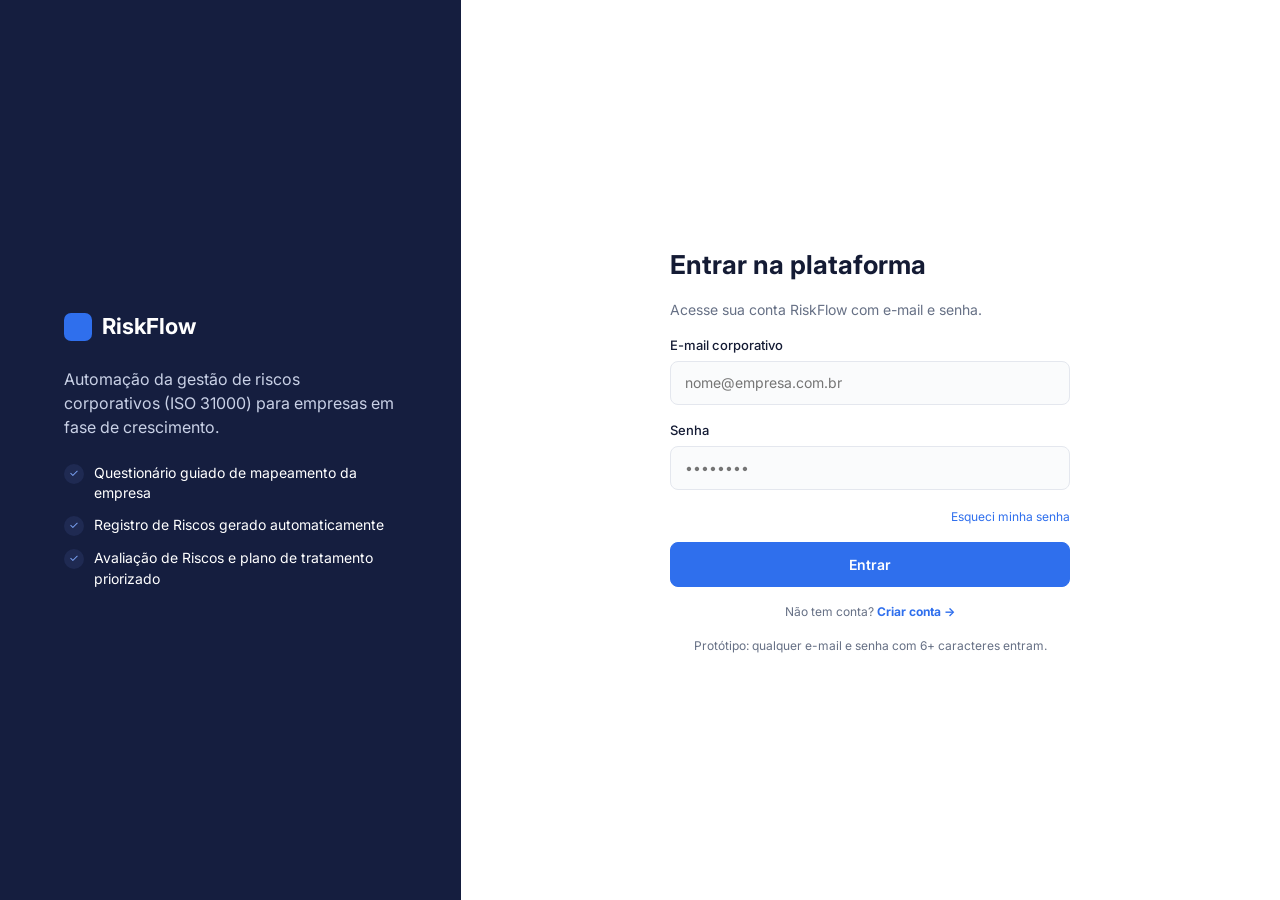
<file: index.html>
<!doctype html>
<html lang="pt-BR">
<head>
  <meta charset="utf-8">
  <meta name="viewport" content="width=device-width, initial-scale=1">
  <title>Entrar · RiskFlow</title>
  <link rel="stylesheet" href="assets/css/style.css">
</head>
<body data-page="auth">
  <div class="auth">
    <aside class="auth-side">
      <div class="brand"><span class="logo"></span>RiskFlow</div>
      <p>Automação da gestão de riscos corporativos (ISO 31000) para empresas em fase de crescimento.</p>
      <ul class="checks">
        <li>Questionário guiado de mapeamento da empresa</li>
        <li>Registro de Riscos gerado automaticamente</li>
        <li>Avaliação de Riscos e plano de tratamento priorizado</li>
      </ul>
    </aside>

    <main class="auth-main">
      <form class="auth-form" id="loginForm">
        <h1>Entrar na plataforma</h1>
        <p class="muted" style="margin:0">Acesse sua conta RiskFlow com e-mail e senha.</p>
        <div class="field">
          <label for="email">E-mail corporativo</label>
          <input class="input" id="email" type="email" placeholder="nome@empresa.com.br" required>
        </div>
        <div class="field">
          <label for="senha">Senha</label>
          <input class="input" id="senha" type="password" placeholder="••••••••" required minlength="6">
        </div>
        <div style="text-align:right"><a href="#" id="forgot" class="small">Esqueci minha senha</a></div>
        <button class="btn primary" type="submit">Entrar</button>
        <p class="muted small" style="text-align:center;margin:0">Não tem conta? <a href="cadastro.html"><strong>Criar conta →</strong></a></p>
        <p class="muted small" style="text-align:center;margin:0">Protótipo: qualquer e-mail e senha com 6+ caracteres entram.</p>
      </form>
    </main>
  </div>

  <script src="assets/js/data.js"></script>
  <script src="assets/js/app.js"></script>
  <script>
    function initPage() {
      $('#loginForm').addEventListener('submit', e => {
        e.preventDefault();
        Store.set('session', { email: $('#email').value, at: Date.now() });
        location.href = 'dashboard.html';
      });
      $('#forgot').addEventListener('click', e => { e.preventDefault(); toast('Enviamos um link de redefinição para o seu e-mail (simulação).'); });
    }
  </script>
</body>
</html>
</file>
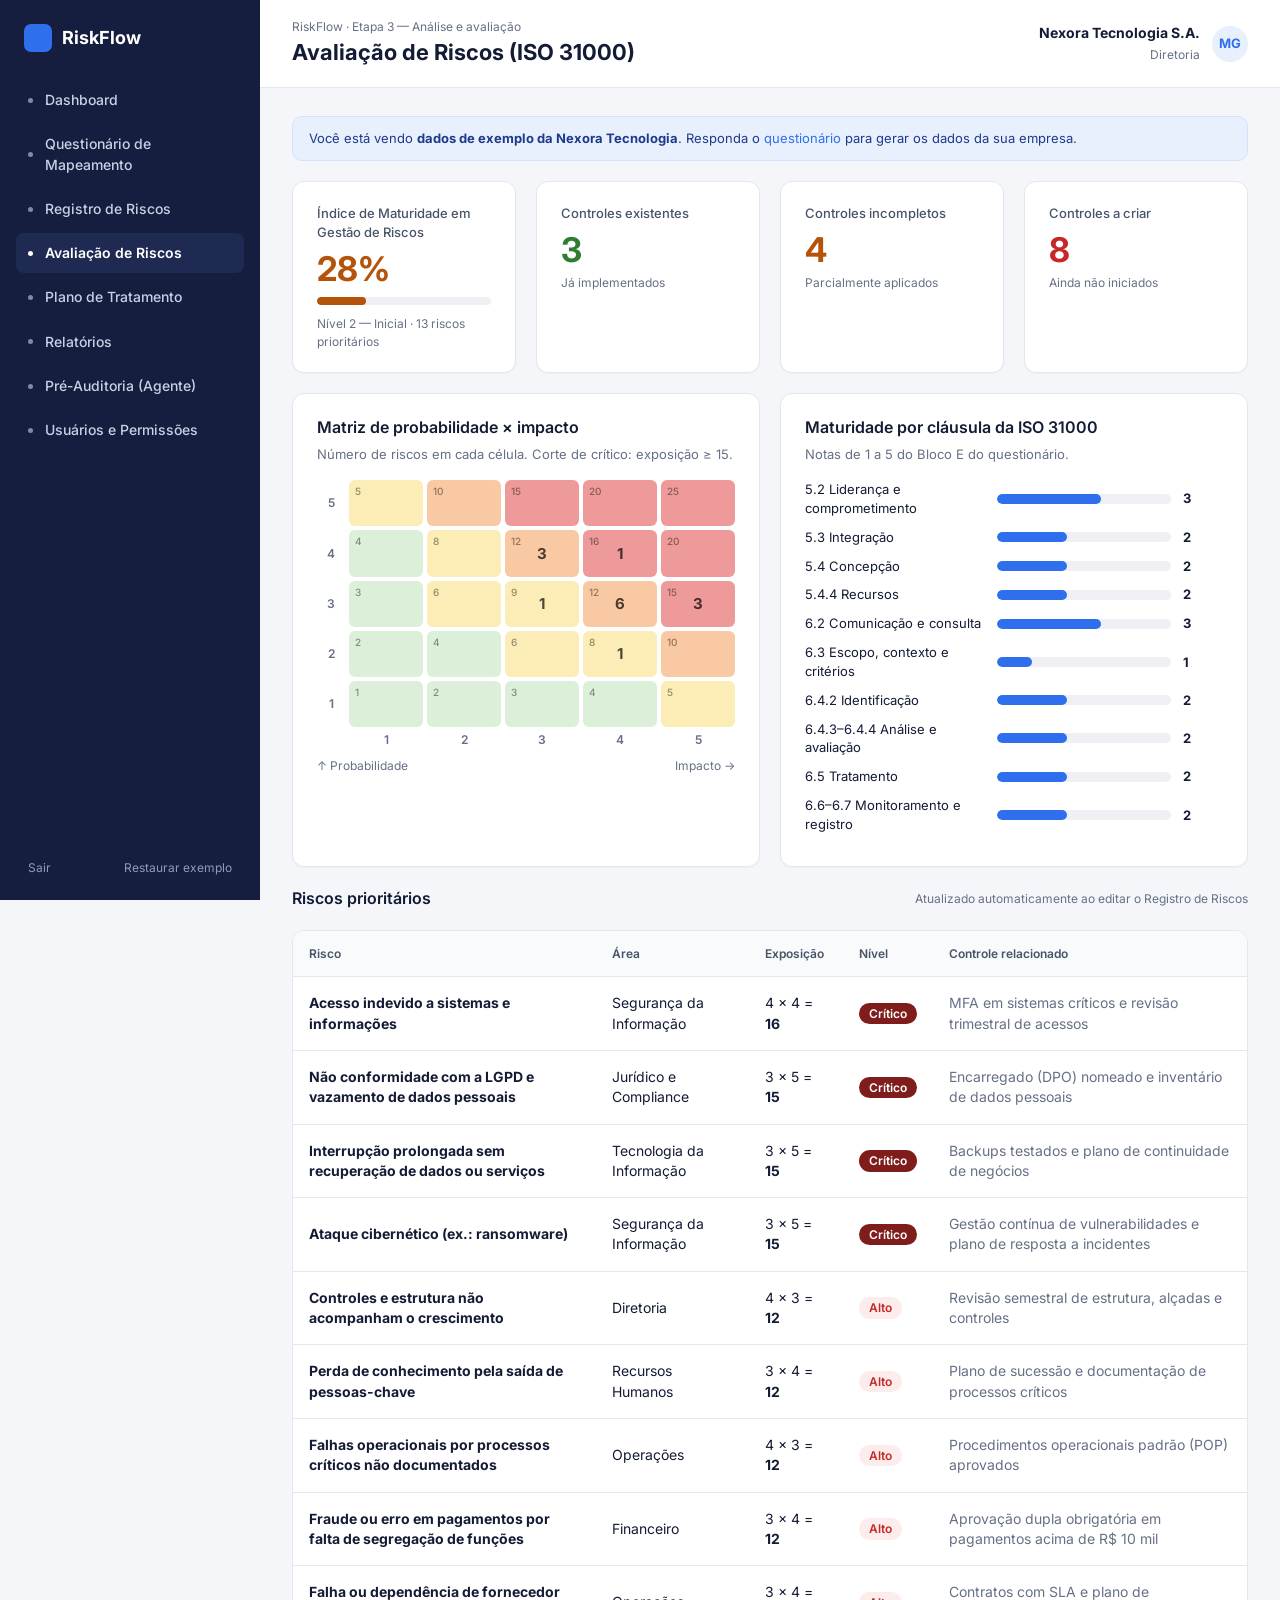
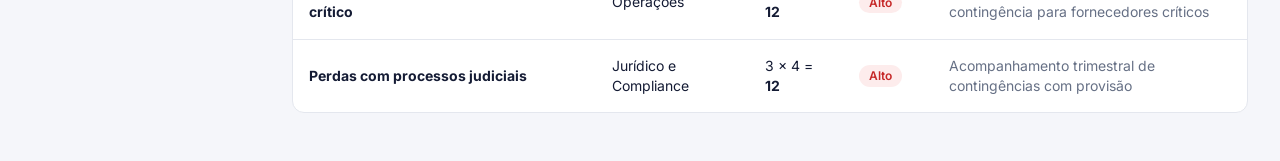
<file: avaliacao.html>
<!doctype html>
<html lang="pt-BR">
<head>
  <meta charset="utf-8">
  <meta name="viewport" content="width=device-width, initial-scale=1">
  <title>Avaliação de Riscos · RiskFlow</title>
  <link rel="stylesheet" href="assets/css/style.css">
</head>
<body data-page="avaliacao" data-title="Avaliação de Riscos (ISO 31000)" data-crumb="RiskFlow · Etapa 3 — Análise e avaliação">
  <div class="app">
    <aside id="sidebar"></aside>
    <div class="main">
      <header id="topbar"></header>
      <main class="content" id="page">

        <!-- Indicadores -->
        <div class="grid g4">
          <div class="card kpi">
            <div class="label">Índice de Maturidade em Gestão de Riscos</div>
            <div class="value c-amber" id="kMat">0%</div>
            <div class="progress"><span id="kMatBar" style="width:0%"></span></div>
            <div class="hint" id="kMatLvl"></div>
          </div>
          <div class="card kpi"><div class="label">Controles existentes</div><div class="value c-green" id="kImp">0</div><div class="hint">Já implementados</div></div>
          <div class="card kpi"><div class="label">Controles incompletos</div><div class="value c-amber" id="kPar">0</div><div class="hint">Parcialmente aplicados</div></div>
          <div class="card kpi"><div class="label">Controles a criar</div><div class="value c-red" id="kPen">0</div><div class="hint">Ainda não iniciados</div></div>
        </div>

        <div class="grid g2">
          <!-- Matriz de calor -->
          <div class="card">
            <h2>Matriz de probabilidade × impacto</h2>
            <p class="sub">Número de riscos em cada célula. Corte de crítico: exposição ≥ <span id="cut">15</span>.</p>
            <div class="heat" id="heat"></div>
            <div class="heat-cap"><span>↑ Probabilidade</span><span>Impacto →</span></div>
          </div>
          <!-- Maturidade por cláusula -->
          <div class="card">
            <h2>Maturidade por cláusula da ISO 31000</h2>
            <p class="sub">Notas de 1 a 5 do Bloco E do questionário.</p>
            <div id="clauses"></div>
          </div>
        </div>

        <div class="row between">
          <div class="section-title">Riscos prioritários</div>
          <span class="small muted">Atualizado automaticamente ao editar o Registro de Riscos</span>
        </div>
        <div class="table-wrap">
          <table>
            <thead><tr><th>Risco</th><th>Área</th><th>Exposição</th><th>Nível</th><th>Controle relacionado</th></tr></thead>
            <tbody id="rows"></tbody>
          </table>
        </div>

      </main>
    </div>
  </div>

  <script src="assets/js/data.js"></script>
  <script src="assets/js/app.js"></script>
  <script src="assets/js/pages/avaliacao.js"></script>
</body>
</html>
</file>
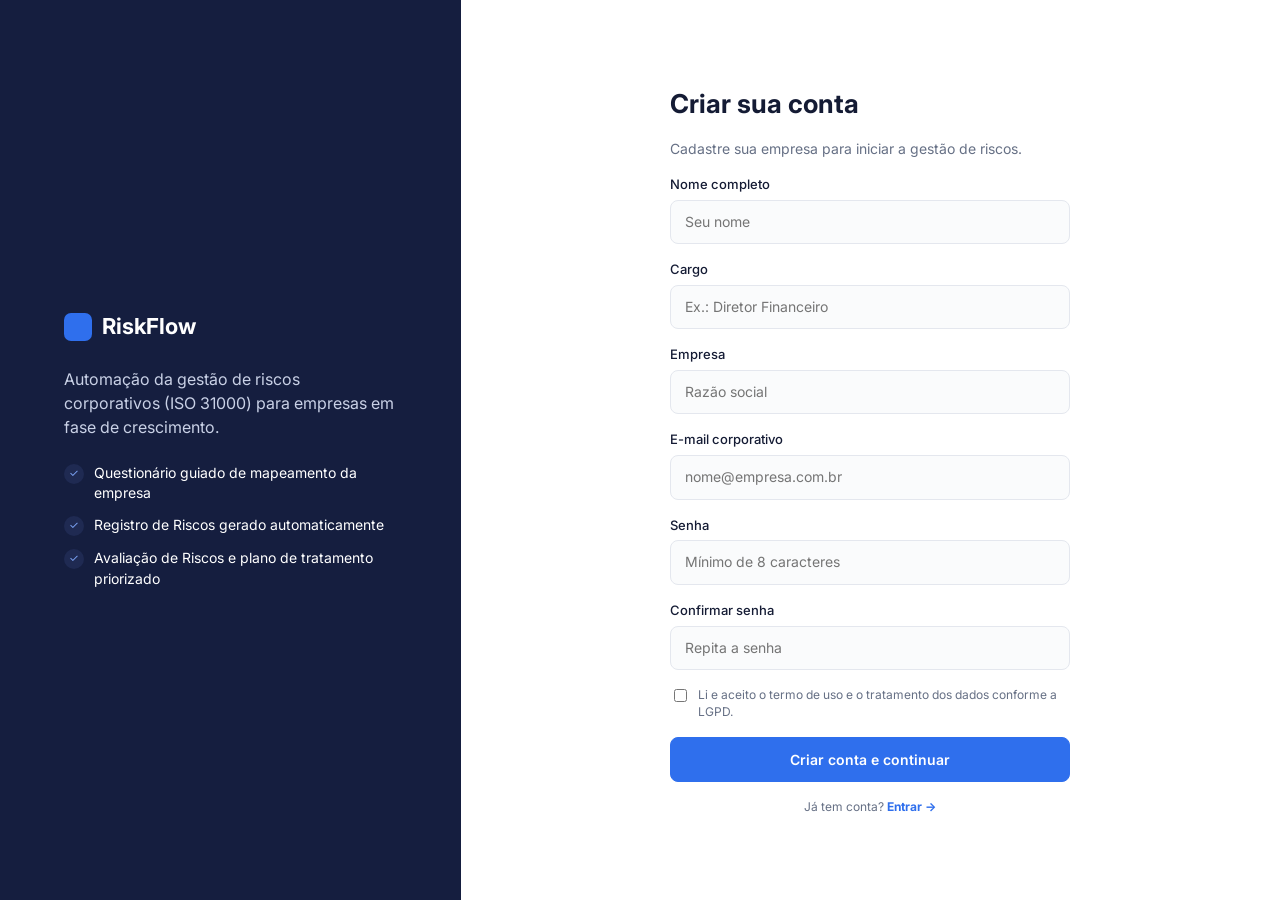
<file: cadastro.html>
<!doctype html>
<html lang="pt-BR">
<head>
  <meta charset="utf-8">
  <meta name="viewport" content="width=device-width, initial-scale=1">
  <title>Criar conta · RiskFlow</title>
  <link rel="stylesheet" href="assets/css/style.css">
</head>
<body data-page="auth">
  <div class="auth">
    <aside class="auth-side">
      <div class="brand"><span class="logo"></span>RiskFlow</div>
      <p>Automação da gestão de riscos corporativos (ISO 31000) para empresas em fase de crescimento.</p>
      <ul class="checks">
        <li>Questionário guiado de mapeamento da empresa</li>
        <li>Registro de Riscos gerado automaticamente</li>
        <li>Avaliação de Riscos e plano de tratamento priorizado</li>
      </ul>
    </aside>

    <main class="auth-main">
      <form class="auth-form" id="signupForm">
        <h1>Criar sua conta</h1>
        <p class="muted" style="margin:0">Cadastre sua empresa para iniciar a gestão de riscos.</p>
        <div class="field">
          <label for="nome">Nome completo</label>
          <input class="input" id="nome" placeholder="Seu nome" required>
        </div>
        <div class="field">
          <label for="cargo">Cargo</label>
          <input class="input" id="cargo" placeholder="Ex.: Diretor Financeiro" required>
        </div>
        <div class="field">
          <label for="empresa">Empresa</label>
          <input class="input" id="empresa" placeholder="Razão social" required>
        </div>
        <div class="field">
          <label for="email">E-mail corporativo</label>
          <input class="input" id="email" type="email" placeholder="nome@empresa.com.br" required>
        </div>
        <div class="field">
          <label for="senha">Senha</label>
          <input class="input" id="senha" type="password" placeholder="Mínimo de 8 caracteres" required minlength="8">
        </div>
        <div class="field">
          <label for="senha2">Confirmar senha</label>
          <input class="input" id="senha2" type="password" placeholder="Repita a senha" required minlength="8">
        </div>
        <label class="small muted" style="display:flex;gap:8px;align-items:flex-start">
          <input type="checkbox" id="lgpd" required> Li e aceito o termo de uso e o tratamento dos dados conforme a LGPD.
        </label>
        <button class="btn primary" type="submit">Criar conta e continuar</button>
        <p class="muted small" style="text-align:center;margin:0">Já tem conta? <a href="index.html"><strong>Entrar →</strong></a></p>
      </form>
    </main>
  </div>

  <script src="assets/js/data.js"></script>
  <script src="assets/js/app.js"></script>
  <script>
    function initPage() {
      $('#signupForm').addEventListener('submit', e => {
        e.preventDefault();
        if ($('#senha').value !== $('#senha2').value) { toast('As senhas não conferem.'); return; }
        // Nova conta: começa com questionário em branco
        ['risks', 'history', 'sample', 'audit', 'draftStep'].forEach(k => Store.remove(k));
        Store.set('answers', { A1: $('#empresa').value, _respondent: { nome: $('#nome').value, cargo: $('#cargo').value } });
        Store.set('session', { email: $('#email').value, at: Date.now() });
        location.href = 'questionario.html';
      });
    }
  </script>
</body>
</html>
</file>
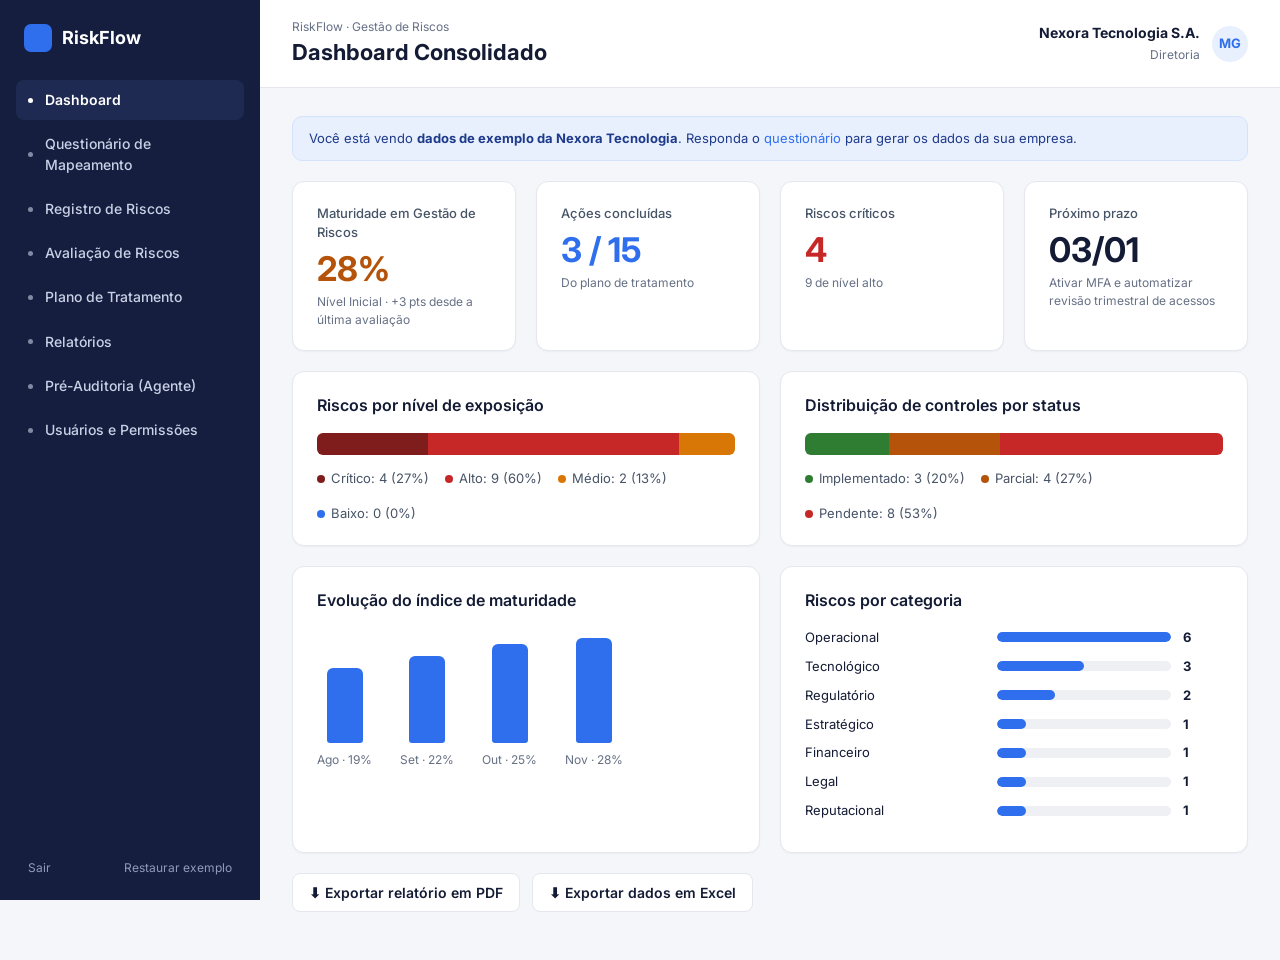
<file: dashboard.html>
<!doctype html>
<html lang="pt-BR">
<head>
  <meta charset="utf-8">
  <meta name="viewport" content="width=device-width, initial-scale=1">
  <title>Dashboard · RiskFlow</title>
  <link rel="stylesheet" href="assets/css/style.css">
</head>
<body data-page="dashboard" data-title="Dashboard Consolidado">
  <div class="app">
    <aside id="sidebar"></aside>
    <div class="main">
      <header id="topbar"></header>
      <main class="content" id="page">

        <div class="grid g4">
          <div class="card kpi"><div class="label">Maturidade em Gestão de Riscos</div><div class="value c-amber" id="kMat">0%</div><div class="hint" id="kMatHint"></div></div>
          <div class="card kpi"><div class="label">Ações concluídas</div><div class="value c-blue" id="kActions">0 / 0</div><div class="hint">Do plano de tratamento</div></div>
          <div class="card kpi"><div class="label">Riscos críticos</div><div class="value c-red" id="kCrit">0</div><div class="hint" id="kCritHint"></div></div>
          <div class="card kpi"><div class="label">Próximo prazo</div><div class="value" id="kDue">—</div><div class="hint" id="kDueHint"></div></div>
        </div>

        <div class="grid g2">
          <div class="card">
            <h2>Riscos por nível de exposição</h2>
            <div class="stack" id="levelStack"></div>
            <div class="legend" id="levelLegend"></div>
          </div>
          <div class="card">
            <h2>Distribuição de controles por status</h2>
            <div class="stack" id="ctrlStack"></div>
            <div class="legend" id="ctrlLegend"></div>
          </div>
        </div>

        <div class="grid g2">
          <div class="card">
            <h2>Evolução do índice de maturidade</h2>
            <div class="vbars" id="history"></div>
          </div>
          <div class="card">
            <h2>Riscos por categoria</h2>
            <div id="cats"></div>
          </div>
        </div>

        <div class="row no-print">
          <button class="btn" type="button" onclick="location.href='relatorios.html?print=1'">⬇ Exportar relatório em PDF</button>
          <button class="btn" type="button" onclick="exportRisksCSV()">⬇ Exportar dados em Excel</button>
        </div>

      </main>
    </div>
  </div>

  <script src="assets/js/data.js"></script>
  <script src="assets/js/app.js"></script>
  <script src="assets/js/pages/dashboard.js"></script>
</body>
</html>
</file>
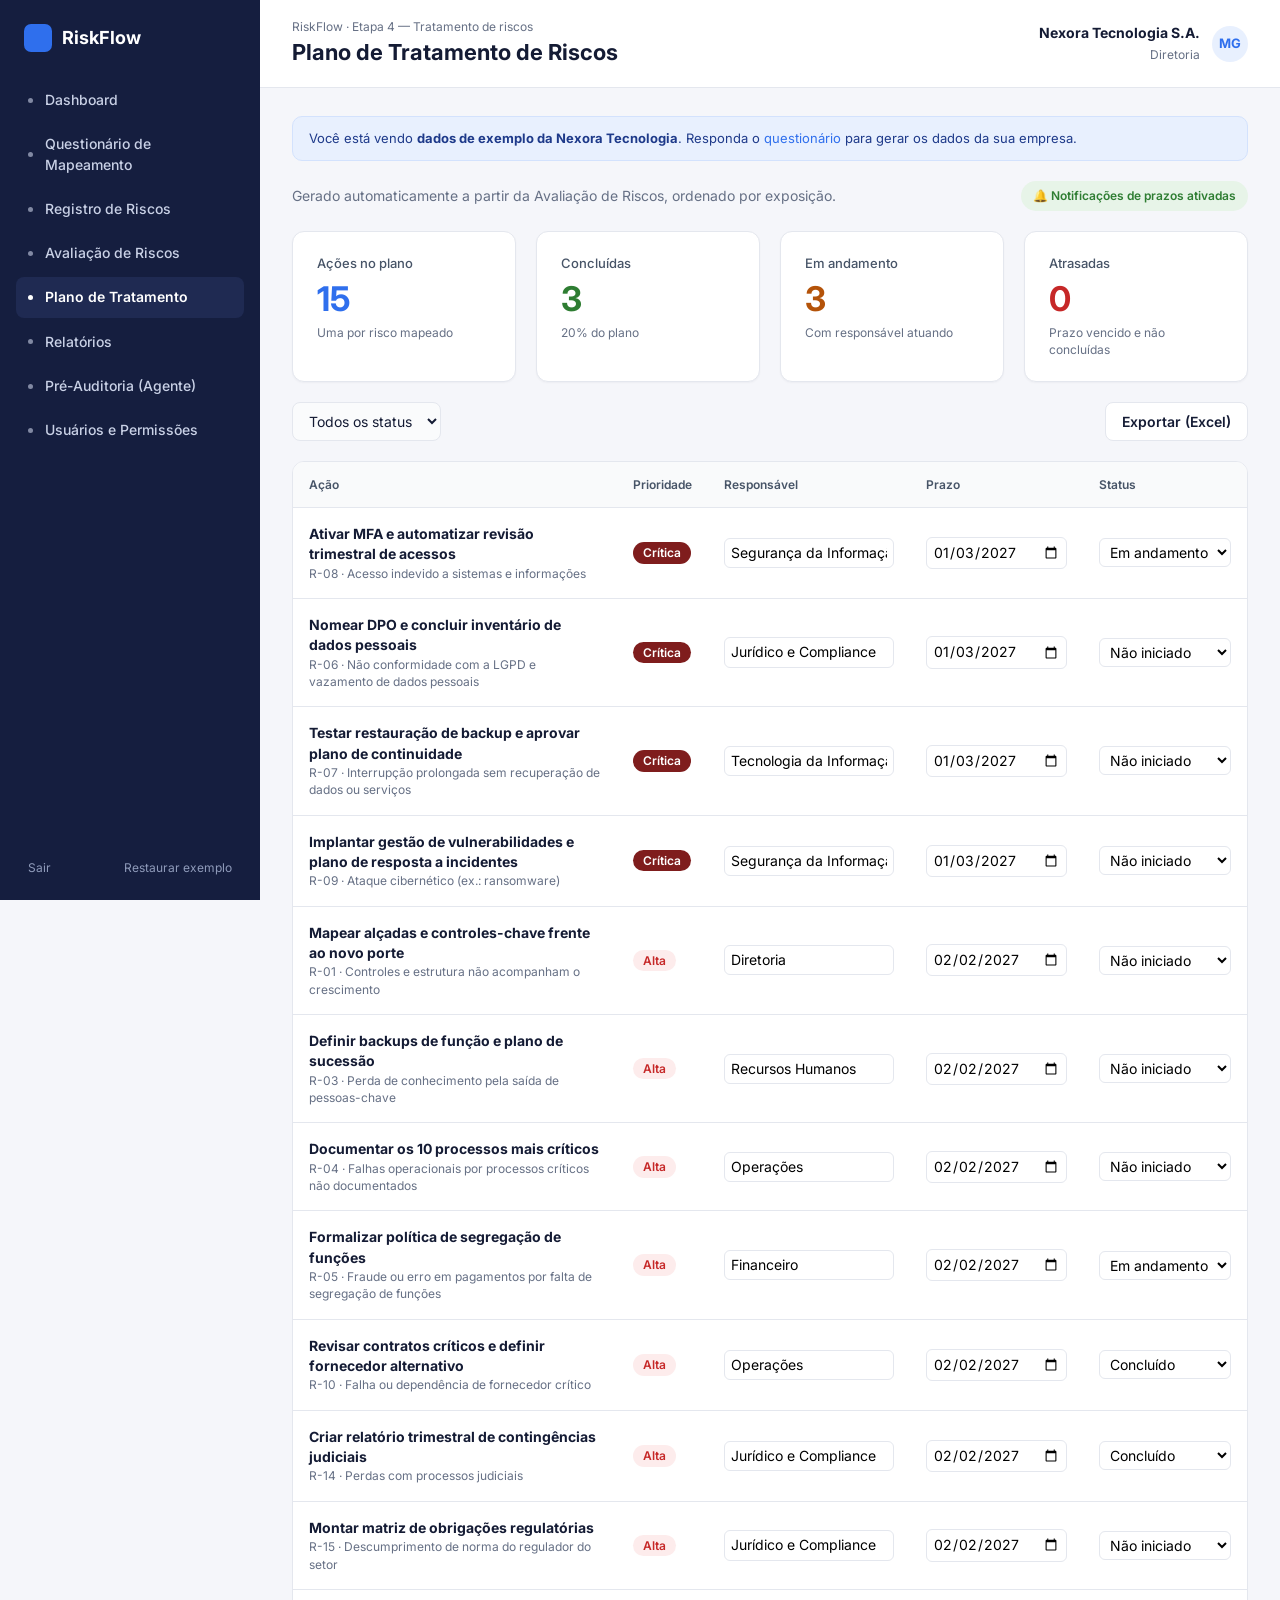
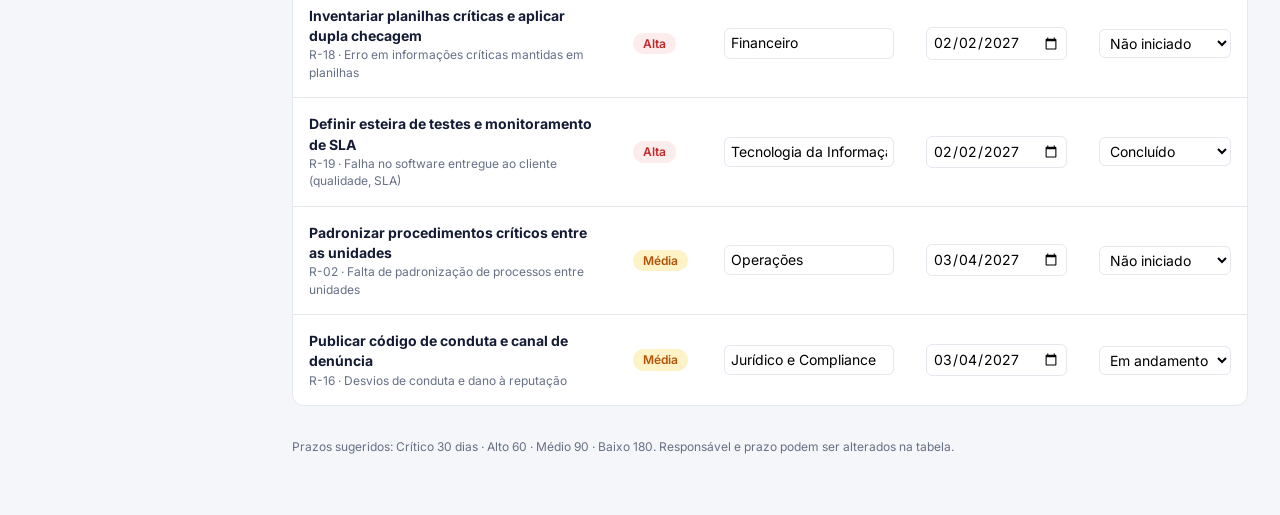
<file: plano.html>
<!doctype html>
<html lang="pt-BR">
<head>
  <meta charset="utf-8">
  <meta name="viewport" content="width=device-width, initial-scale=1">
  <title>Plano de Tratamento · RiskFlow</title>
  <link rel="stylesheet" href="assets/css/style.css">
</head>
<body data-page="plano" data-title="Plano de Tratamento de Riscos" data-crumb="RiskFlow · Etapa 4 — Tratamento de riscos">
  <div class="app">
    <aside id="sidebar"></aside>
    <div class="main">
      <header id="topbar"></header>
      <main class="content" id="page">

        <div class="row between">
          <span class="muted">Gerado automaticamente a partir da Avaliação de Riscos, ordenado por exposição.</span>
          <span class="badge b-green" style="padding:6px 12px">🔔 Notificações de prazos ativadas</span>
        </div>

        <div class="grid g4">
          <div class="card kpi"><div class="label">Ações no plano</div><div class="value c-blue" id="kTotal">0</div><div class="hint">Uma por risco mapeado</div></div>
          <div class="card kpi"><div class="label">Concluídas</div><div class="value c-green" id="kDone">0</div><div class="hint" id="kDonePct"></div></div>
          <div class="card kpi"><div class="label">Em andamento</div><div class="value c-amber" id="kDoing">0</div><div class="hint">Com responsável atuando</div></div>
          <div class="card kpi"><div class="label">Atrasadas</div><div class="value c-red" id="kLate">0</div><div class="hint">Prazo vencido e não concluídas</div></div>
        </div>

        <div class="row between no-print">
          <select class="input" id="filterStatus" style="width:auto;padding:9px 12px">
            <option value="">Todos os status</option><option>Não iniciado</option><option>Em andamento</option><option>Concluído</option>
          </select>
          <button class="btn" type="button" id="btnExport">Exportar (Excel)</button>
        </div>

        <div class="table-wrap">
          <table>
            <thead><tr><th>Ação</th><th>Prioridade</th><th>Responsável</th><th>Prazo</th><th>Status</th></tr></thead>
            <tbody id="rows"></tbody>
          </table>
        </div>
        <p class="small muted">Prazos sugeridos: Crítico 30 dias · Alto 60 · Médio 90 · Baixo 180. Responsável e prazo podem ser alterados na tabela.</p>

      </main>
    </div>
  </div>

  <script src="assets/js/data.js"></script>
  <script src="assets/js/app.js"></script>
  <script src="assets/js/pages/plano.js"></script>
</body>
</html>
</file>
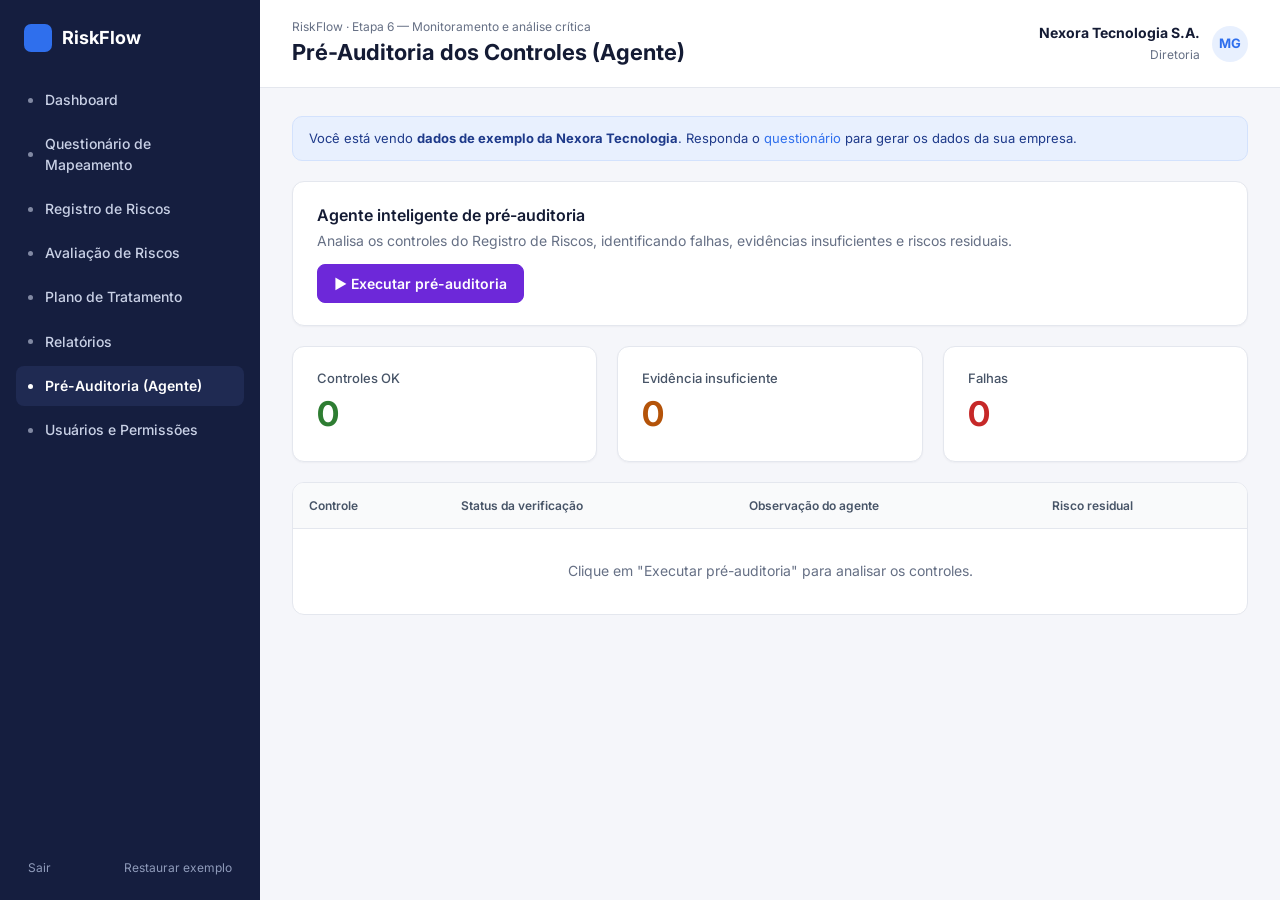
<file: pre-auditoria.html>
<!doctype html>
<html lang="pt-BR">
<head>
  <meta charset="utf-8">
  <meta name="viewport" content="width=device-width, initial-scale=1">
  <title>Pré-Auditoria · RiskFlow</title>
  <link rel="stylesheet" href="assets/css/style.css">
</head>
<body data-page="pre-auditoria" data-title="Pré-Auditoria dos Controles (Agente)" data-crumb="RiskFlow · Etapa 6 — Monitoramento e análise crítica">
  <div class="app">
    <aside id="sidebar"></aside>
    <div class="main">
      <header id="topbar"></header>
      <main class="content" id="page">

        <div class="card row between">
          <div>
            <h2 style="margin-bottom:4px">Agente inteligente de pré-auditoria</h2>
            <div class="muted">Analisa os controles do Registro de Riscos, identificando falhas, evidências insuficientes e riscos residuais.</div>
          </div>
          <button class="btn purple" type="button" id="btnRun">▶ Executar pré-auditoria</button>
        </div>

        <div class="grid g3" id="summary" hidden>
          <div class="card kpi"><div class="label">Controles OK</div><div class="value c-green" id="sOk">0</div></div>
          <div class="card kpi"><div class="label">Evidência insuficiente</div><div class="value c-amber" id="sIns">0</div></div>
          <div class="card kpi"><div class="label">Falhas</div><div class="value c-red" id="sFail">0</div></div>
        </div>

        <div class="table-wrap">
          <table>
            <thead><tr><th>Controle</th><th>Status da verificação</th><th>Observação do agente</th><th>Risco residual</th></tr></thead>
            <tbody id="rows"><tr><td colspan="4" class="muted" style="text-align:center;padding:32px">Clique em "Executar pré-auditoria" para analisar os controles.</td></tr></tbody>
          </table>
        </div>
        <p class="small muted" id="lastRun"></p>

      </main>
    </div>
  </div>

  <script src="assets/js/data.js"></script>
  <script src="assets/js/app.js"></script>
  <script src="assets/js/pages/pre-auditoria.js"></script>
</body>
</html>
</file>
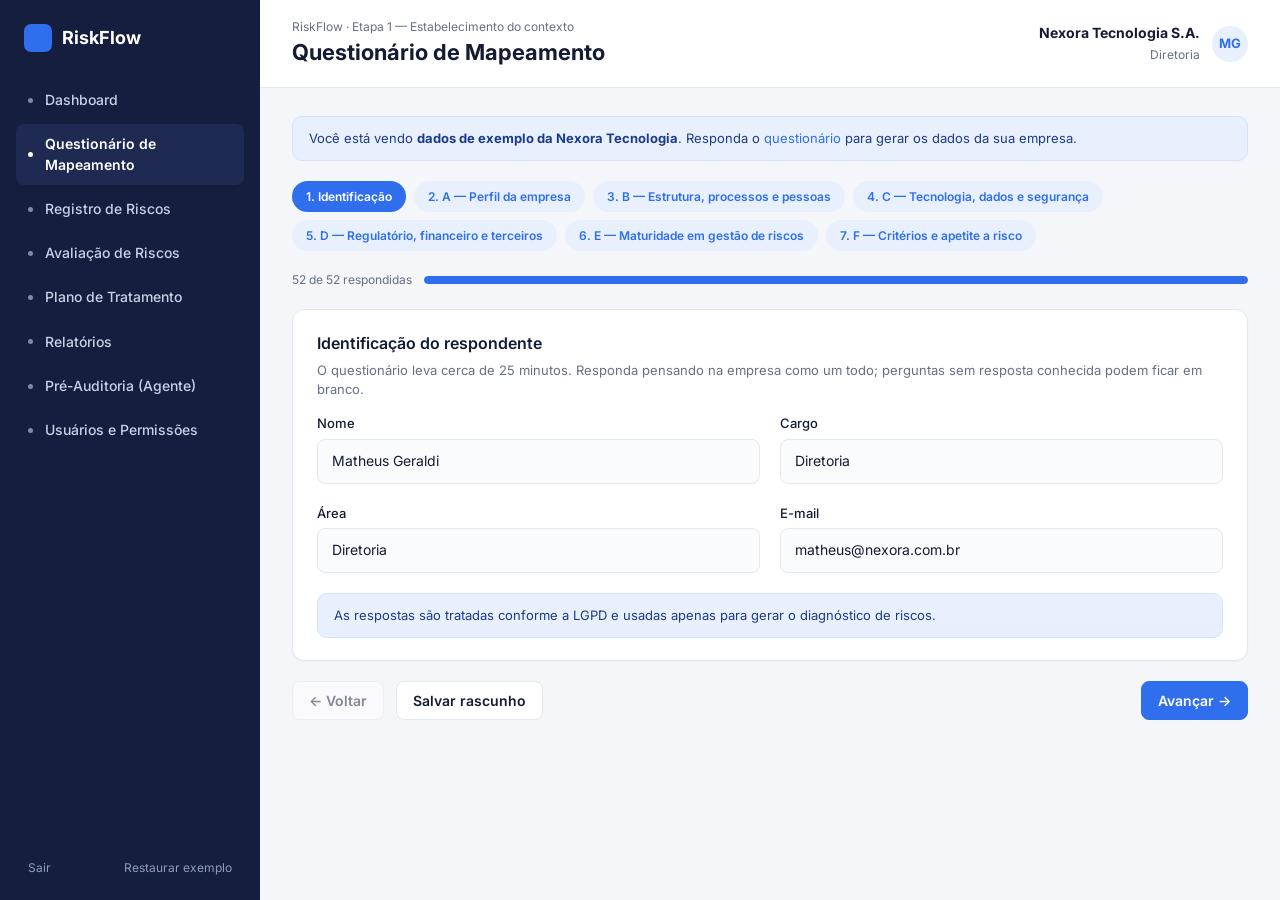
<file: questionario.html>
<!doctype html>
<html lang="pt-BR">
<head>
  <meta charset="utf-8">
  <meta name="viewport" content="width=device-width, initial-scale=1">
  <title>Questionário de Mapeamento · RiskFlow</title>
  <link rel="stylesheet" href="assets/css/style.css">
</head>
<body data-page="questionario" data-title="Questionário de Mapeamento" data-crumb="RiskFlow · Etapa 1 — Estabelecimento do contexto">
  <div class="app">
    <aside id="sidebar"></aside>
    <div class="main">
      <header id="topbar"></header>
      <main class="content">

        <!-- Etapas: Identificação + Blocos A a F (gerados por questionario.js) -->
        <div class="steps" id="steps"></div>

        <div class="qprogress">
          <span id="progressText">0 de 52 respondidas</span>
          <div class="progress"><span id="progressBar" style="width:0%"></span></div>
        </div>

        <!-- Conteúdo da etapa atual -->
        <section class="card" id="stepCard"></section>

        <div class="row between no-print">
          <div class="row">
            <button class="btn" type="button" id="btnBack">← Voltar</button>
            <button class="btn" type="button" id="btnSave">Salvar rascunho</button>
          </div>
          <div class="row">
            <button class="btn primary" type="button" id="btnNext">Avançar →</button>
          </div>
        </div>

      </main>
    </div>
  </div>

  <script src="assets/js/data.js"></script>
  <script src="assets/js/app.js"></script>
  <script src="assets/js/pages/questionario.js"></script>
</body>
</html>
</file>
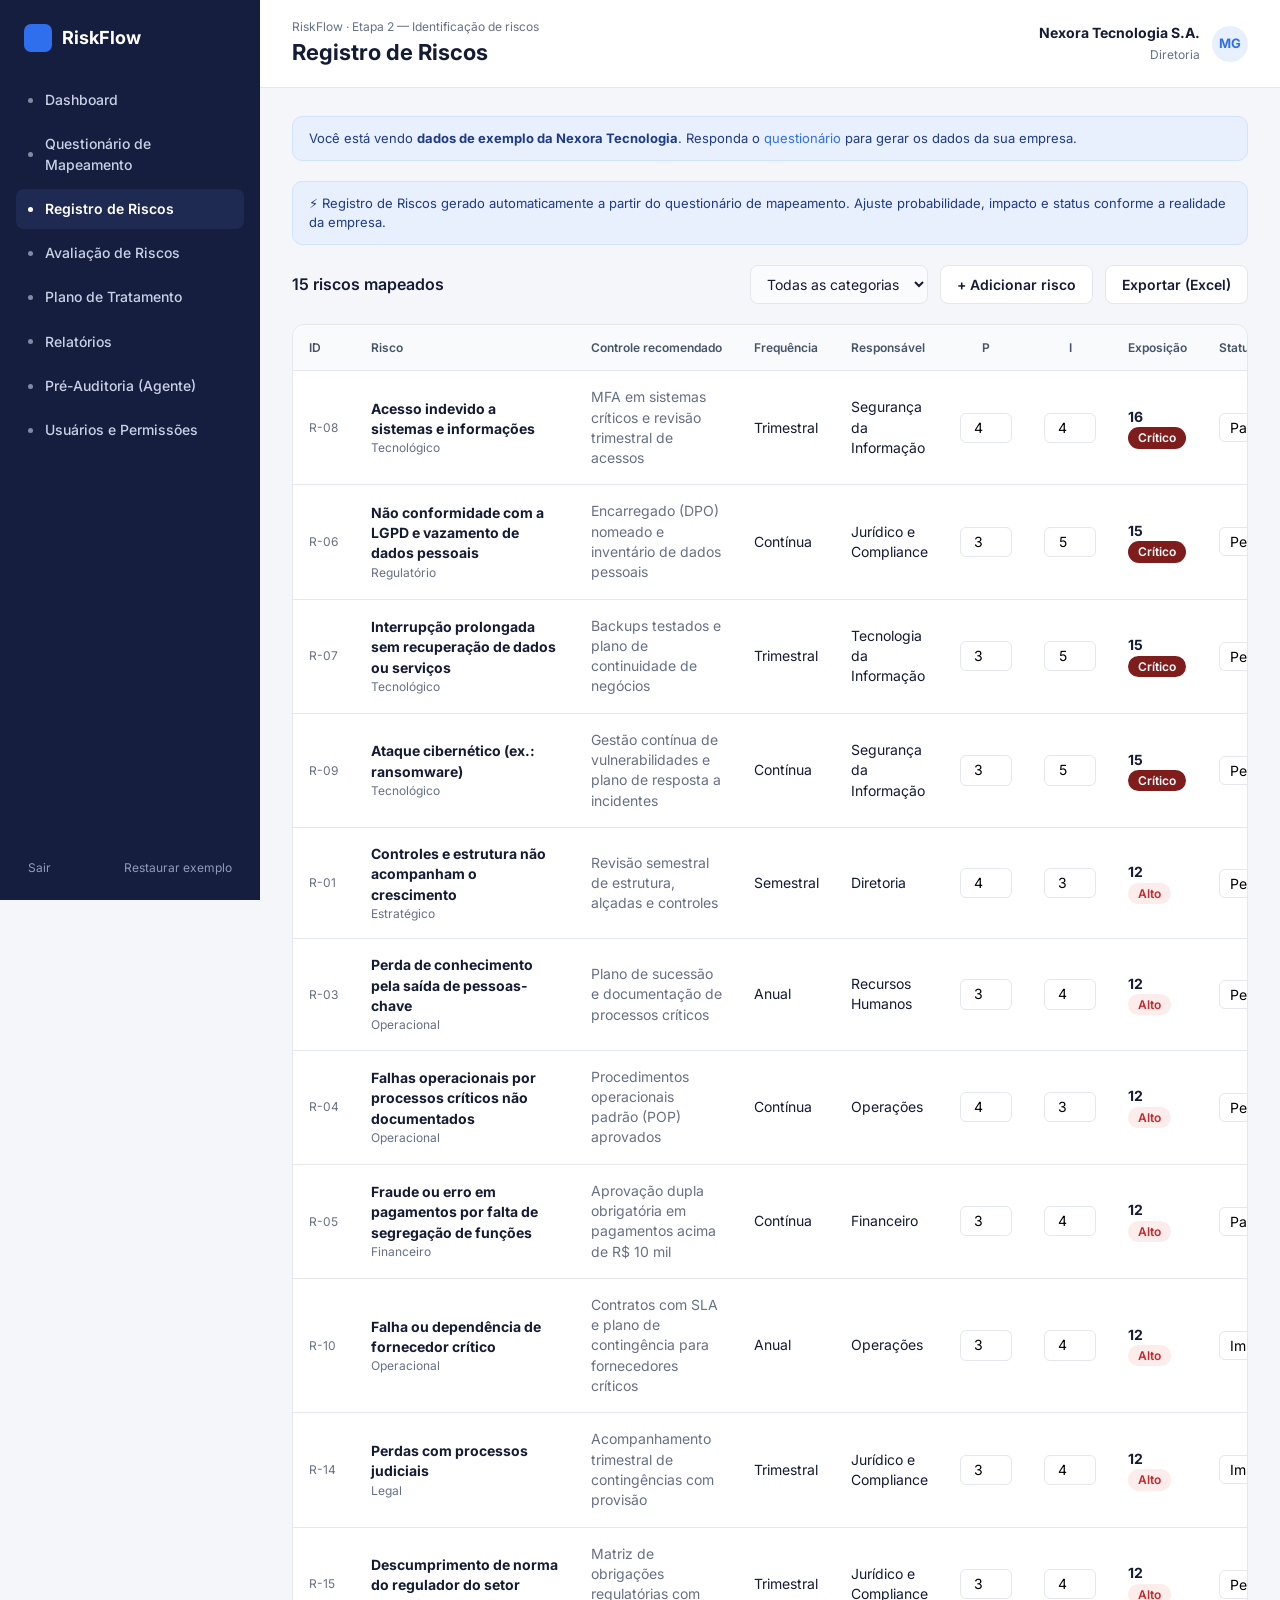
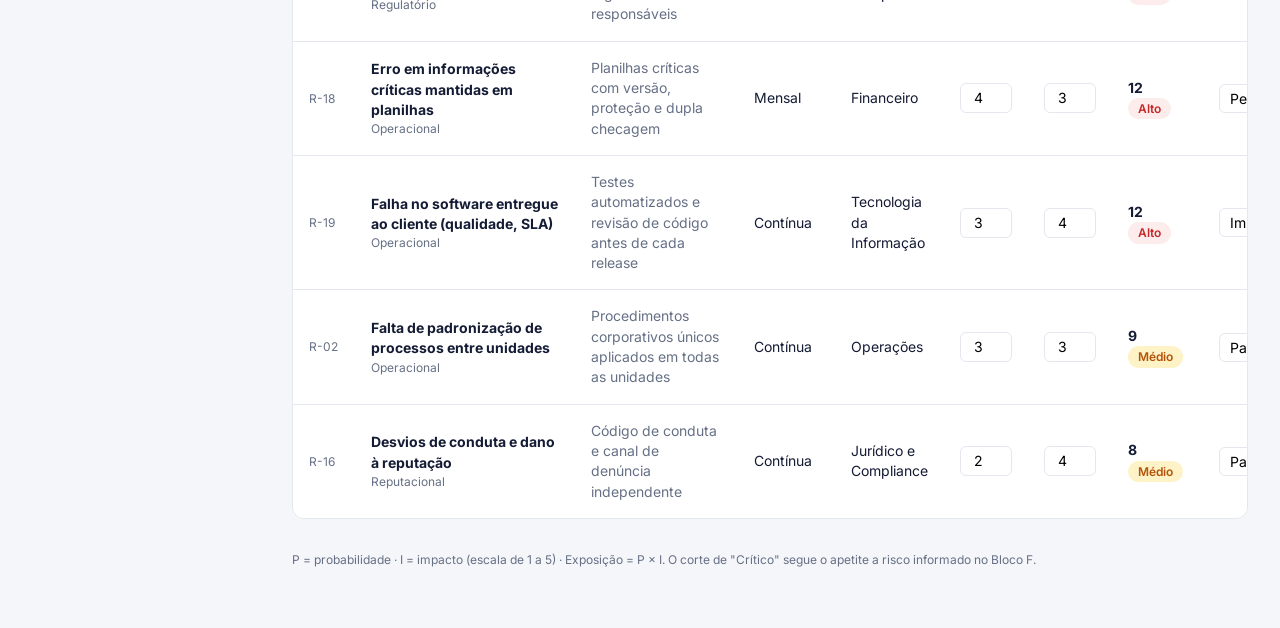
<file: registro.html>
<!doctype html>
<html lang="pt-BR">
<head>
  <meta charset="utf-8">
  <meta name="viewport" content="width=device-width, initial-scale=1">
  <title>Registro de Riscos · RiskFlow</title>
  <link rel="stylesheet" href="assets/css/style.css">
</head>
<body data-page="registro" data-title="Registro de Riscos" data-crumb="RiskFlow · Etapa 2 — Identificação de riscos">
  <div class="app">
    <aside id="sidebar"></aside>
    <div class="main">
      <header id="topbar"></header>
      <main class="content" id="page">

        <div class="alert info">⚡ Registro de Riscos gerado automaticamente a partir do questionário de mapeamento. Ajuste probabilidade, impacto e status conforme a realidade da empresa.</div>

        <div class="row between">
          <div class="section-title" id="count">0 riscos</div>
          <div class="row no-print">
            <select class="input" id="filterCat" style="width:auto;padding:9px 12px"><option value="">Todas as categorias</option></select>
            <button class="btn" type="button" id="btnAdd">+ Adicionar risco</button>
            <button class="btn" type="button" id="btnExport">Exportar (Excel)</button>
          </div>
        </div>

        <div class="table-wrap">
          <table>
            <thead>
              <tr>
                <th>ID</th><th>Risco</th><th>Controle recomendado</th><th>Frequência</th><th>Responsável</th>
                <th class="num" title="Probabilidade (1 a 5)">P</th><th class="num" title="Impacto (1 a 5)">I</th>
                <th>Exposição</th><th>Status do controle</th><th class="no-print"></th>
              </tr>
            </thead>
            <tbody id="rows"></tbody>
          </table>
        </div>
        <p class="small muted">P = probabilidade · I = impacto (escala de 1 a 5) · Exposição = P × I. O corte de "Crítico" segue o apetite a risco informado no Bloco F.</p>

      </main>
    </div>
  </div>

  <!-- Modal: novo risco -->
  <div class="modal-bg" id="modal">
    <form class="modal" id="formAdd">
      <h3>Adicionar risco</h3>
      <div class="field"><label>Descrição do risco</label><input class="input" name="risk" required></div>
      <div class="grid g2">
        <div class="field"><label>Categoria</label>
          <select class="input" name="cat"><option>Estratégico</option><option>Operacional</option><option>Financeiro</option><option>Tecnológico</option><option>Regulatório</option><option>Legal</option><option>Reputacional</option></select></div>
        <div class="field"><label>Responsável</label><input class="input" name="owner" required></div>
      </div>
      <div class="field"><label>Controle recomendado</label><input class="input" name="control" required></div>
      <div class="grid g3">
        <div class="field"><label>Frequência</label>
          <select class="input" name="freq"><option>Contínua</option><option>Mensal</option><option>Trimestral</option><option>Semestral</option><option>Anual</option></select></div>
        <div class="field"><label>Probabilidade</label><input class="input" name="p" type="number" min="1" max="5" value="3" required></div>
        <div class="field"><label>Impacto</label><input class="input" name="i" type="number" min="1" max="5" value="3" required></div>
      </div>
      <div class="field"><label>Ação de tratamento</label><input class="input" name="action" required></div>
      <div class="row" style="justify-content:flex-end">
        <button class="btn" type="button" id="btnCancel">Cancelar</button>
        <button class="btn primary" type="submit">Salvar</button>
      </div>
    </form>
  </div>

  <script src="assets/js/data.js"></script>
  <script src="assets/js/app.js"></script>
  <script src="assets/js/pages/registro.js"></script>
</body>
</html>
</file>
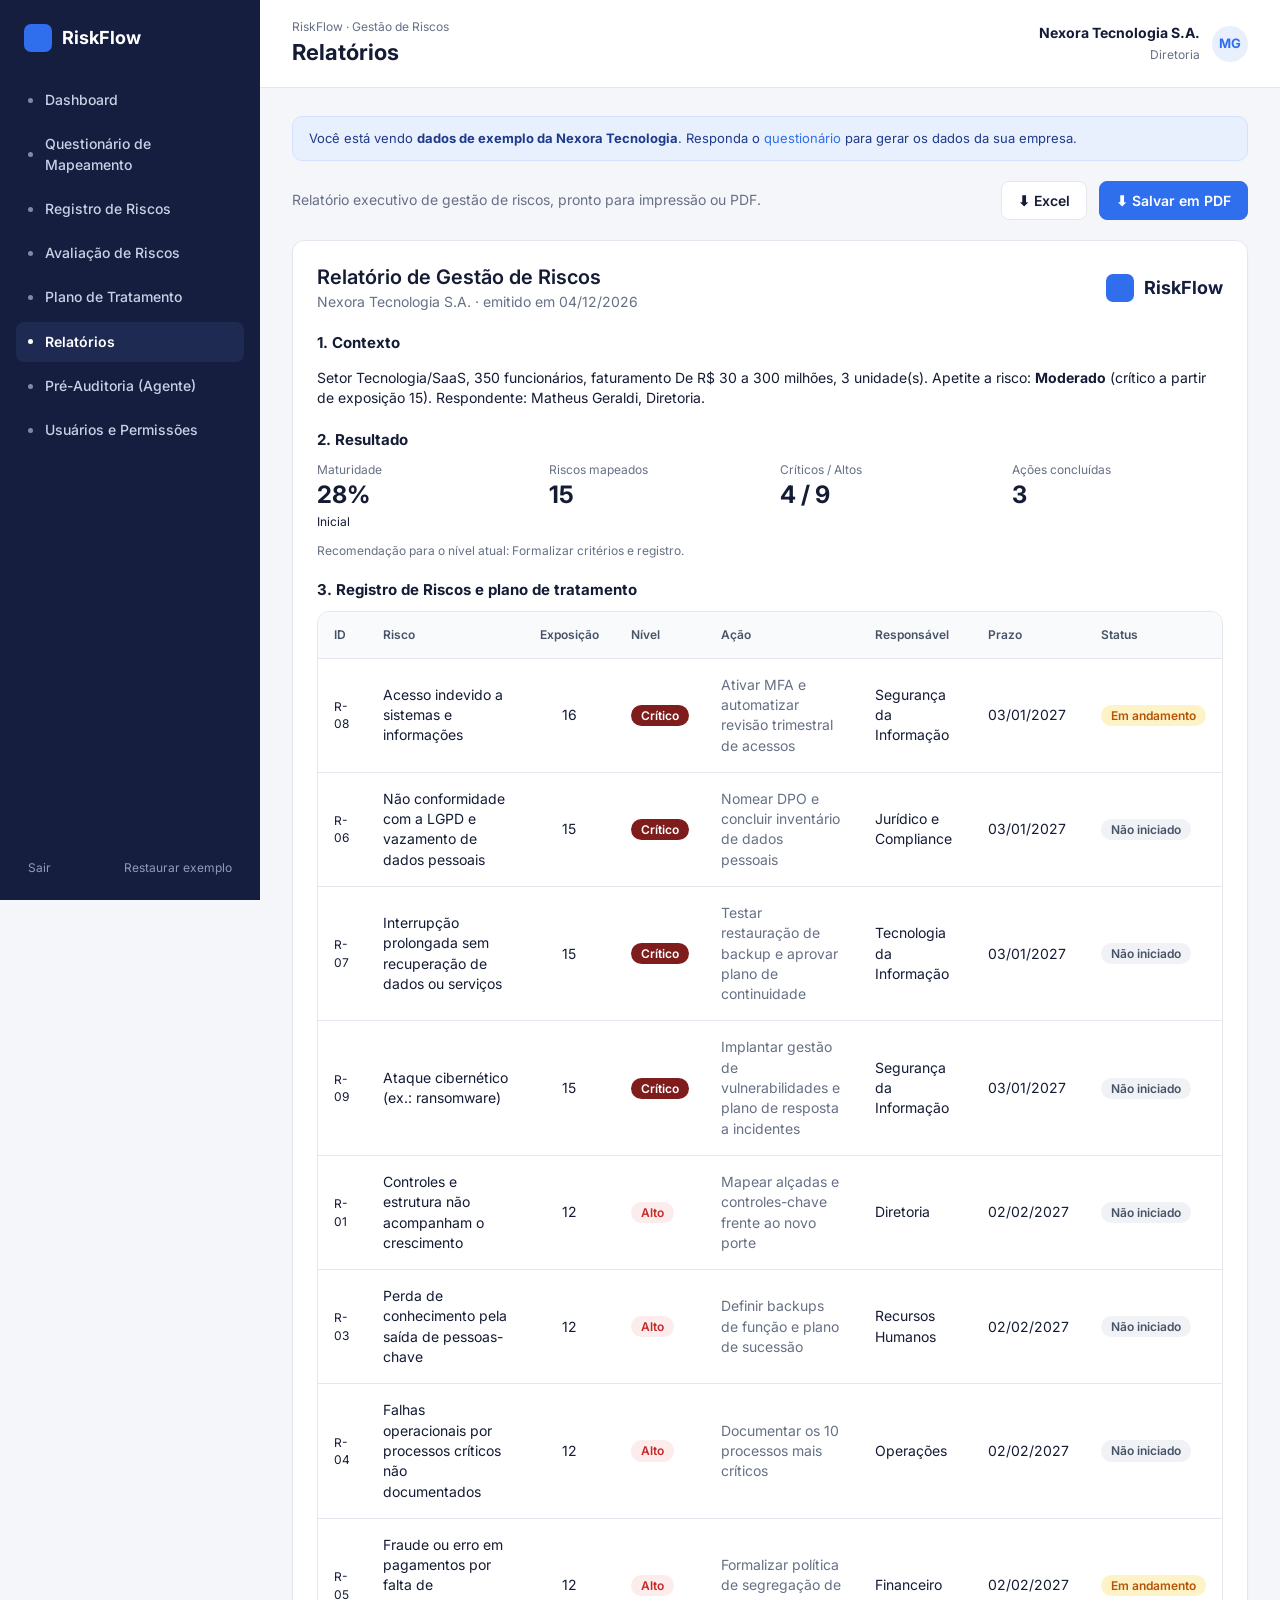
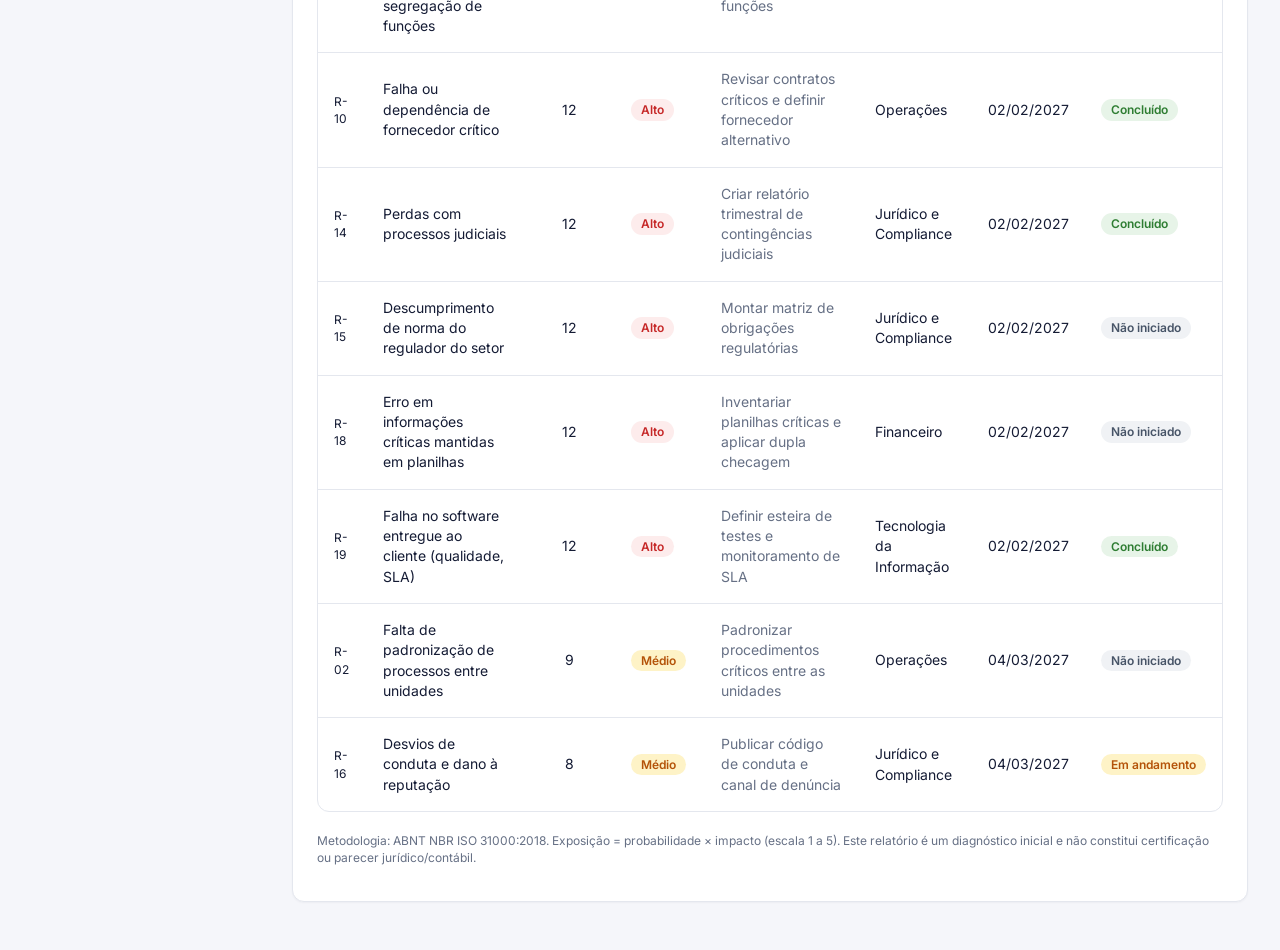
<file: relatorios.html>
<!doctype html>
<html lang="pt-BR">
<head>
  <meta charset="utf-8">
  <meta name="viewport" content="width=device-width, initial-scale=1">
  <title>Relatórios · RiskFlow</title>
  <link rel="stylesheet" href="assets/css/style.css">
</head>
<body data-page="relatorios" data-title="Relatórios">
  <div class="app">
    <aside id="sidebar"></aside>
    <div class="main">
      <header id="topbar"></header>
      <main class="content" id="page">

        <div class="row between no-print">
          <span class="muted">Relatório executivo de gestão de riscos, pronto para impressão ou PDF.</span>
          <div class="row">
            <button class="btn" type="button" onclick="exportRisksCSV()">⬇ Excel</button>
            <button class="btn primary" type="button" onclick="window.print()">⬇ Salvar em PDF</button>
          </div>
        </div>

        <article class="card report" id="report"></article>

      </main>
    </div>
  </div>

  <script src="assets/js/data.js"></script>
  <script src="assets/js/app.js"></script>
  <script src="assets/js/pages/relatorios.js"></script>
</body>
</html>
</file>
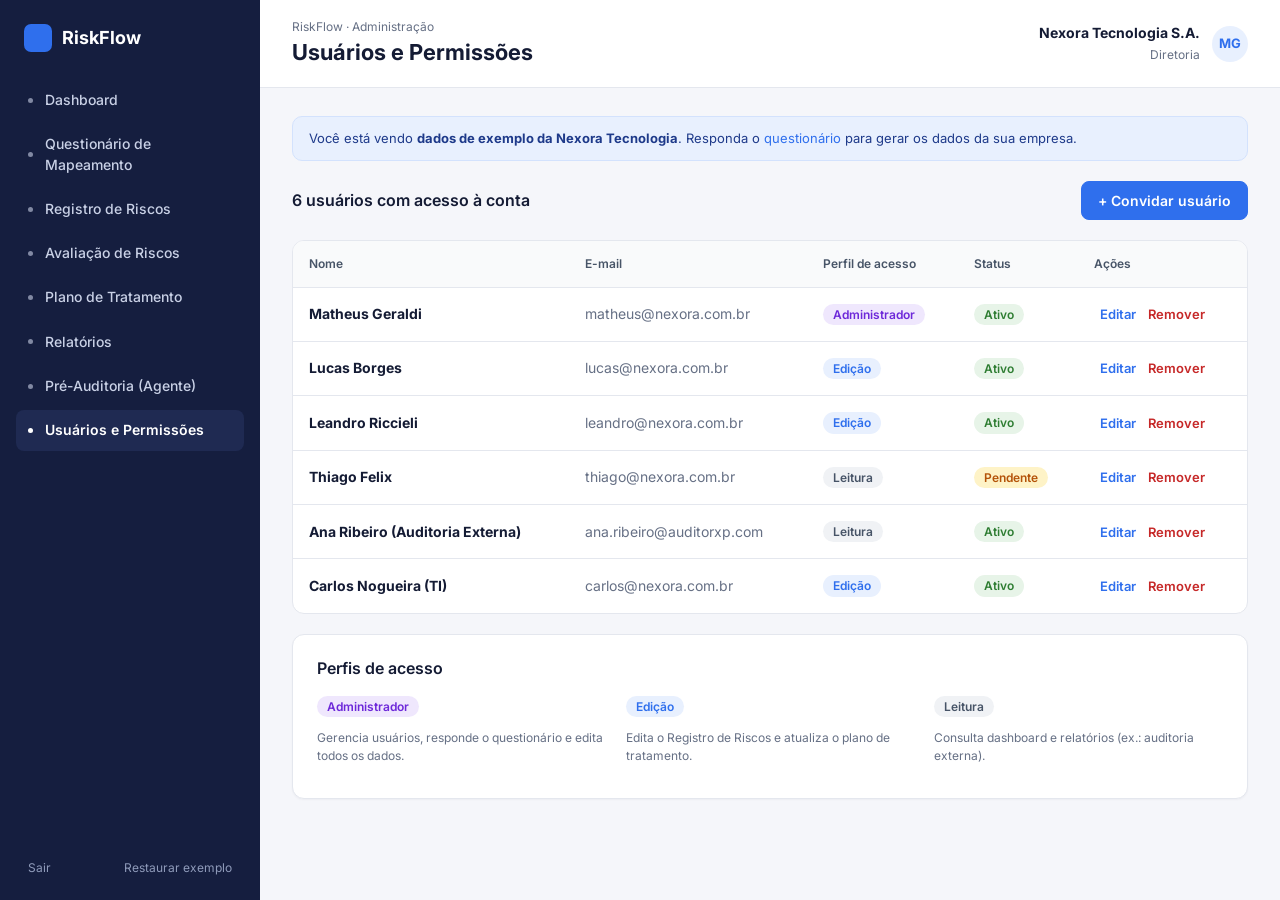
<file: usuarios.html>
<!doctype html>
<html lang="pt-BR">
<head>
  <meta charset="utf-8">
  <meta name="viewport" content="width=device-width, initial-scale=1">
  <title>Usuários e Permissões · RiskFlow</title>
  <link rel="stylesheet" href="assets/css/style.css">
</head>
<body data-page="usuarios" data-title="Usuários e Permissões" data-crumb="RiskFlow · Administração">
  <div class="app">
    <aside id="sidebar"></aside>
    <div class="main">
      <header id="topbar"></header>
      <main class="content">

        <div class="row between">
          <div class="section-title" id="count">0 usuários</div>
          <button class="btn primary" type="button" id="btnInvite">+ Convidar usuário</button>
        </div>

        <div class="table-wrap">
          <table>
            <thead><tr><th>Nome</th><th>E-mail</th><th>Perfil de acesso</th><th>Status</th><th>Ações</th></tr></thead>
            <tbody id="rows"></tbody>
          </table>
        </div>

        <div class="card">
          <h2>Perfis de acesso</h2>
          <div class="grid g3">
            <div><span class="badge b-purple">Administrador</span><p class="small muted">Gerencia usuários, responde o questionário e edita todos os dados.</p></div>
            <div><span class="badge b-blue">Edição</span><p class="small muted">Edita o Registro de Riscos e atualiza o plano de tratamento.</p></div>
            <div><span class="badge b-grey">Leitura</span><p class="small muted">Consulta dashboard e relatórios (ex.: auditoria externa).</p></div>
          </div>
        </div>

      </main>
    </div>
  </div>

  <!-- Modal: convite -->
  <div class="modal-bg" id="modal">
    <form class="modal" id="formInvite">
      <h3 id="modalTitle">Convidar usuário</h3>
      <div class="field"><label>Nome</label><input class="input" name="nome" required></div>
      <div class="field"><label>E-mail</label><input class="input" name="email" type="email" required></div>
      <div class="field"><label>Perfil de acesso</label>
        <select class="input" name="perfil"><option>Leitura</option><option>Edição</option><option>Administrador</option></select></div>
      <input type="hidden" name="idx">
      <div class="row" style="justify-content:flex-end">
        <button class="btn" type="button" id="btnCancel">Cancelar</button>
        <button class="btn primary" type="submit">Salvar</button>
      </div>
    </form>
  </div>

  <script src="assets/js/data.js"></script>
  <script src="assets/js/app.js"></script>
  <script src="assets/js/pages/usuarios.js"></script>
</body>
</html>
</file>
<file: assets/css/style.css>
/* ==========================================================
   RiskFlow — Estilos globais
   Cores e medidas ficam nas variáveis abaixo.
   ========================================================== */
@import url('https://fonts.googleapis.com/css2?family=Inter:wght@400;500;600;700&display=swap');

:root {
  --navy: #151E3F;
  --navy-2: #1F2A52;
  --blue: #2F6FED;
  --blue-soft: #E8F0FE;
  --bg: #F5F6FA;
  --card: #FFFFFF;
  --line: #E4E7EE;
  --text: #141B34;
  --muted: #667085;
  --green: #2E7D32;  --green-soft: #E7F4E8;
  --amber: #B45309;  --amber-soft: #FEF3C7;
  --red: #C62828;    --red-soft: #FDECEC;
  --crit: #7F1D1D;
  --purple: #6D28D9; --purple-soft: #EFE7FD;
  --radius: 12px;
  --shadow: 0 1px 2px rgba(16, 24, 40, .04);
}

* { box-sizing: border-box; }
html, body { margin: 0; }
body { font-family: 'Inter', system-ui, -apple-system, 'Segoe UI', sans-serif; font-size: 14px; color: var(--text); background: var(--bg); line-height: 1.45; }
a { color: var(--blue); text-decoration: none; }
a:hover { text-decoration: underline; }
h1, h2, h3 { margin: 0; }

/* ---------- Estrutura ---------- */
.app { display: flex; min-height: 100vh; }
#sidebar { width: 260px; flex-shrink: 0; background: var(--navy); color: #C9D1E6; padding: 24px 16px; display: flex; flex-direction: column; position: sticky; top: 0; height: 100vh; }
.brand { display: flex; align-items: center; gap: 10px; color: #fff; font-weight: 700; font-size: 18px; padding: 0 8px 28px; text-decoration: none !important; }
.logo { width: 28px; height: 28px; border-radius: 7px; background: var(--blue); display: inline-block; }
#sidebar nav { display: flex; flex-direction: column; gap: 4px; }
#sidebar nav a { display: flex; align-items: center; gap: 12px; color: #C9D1E6; padding: 10px 12px; border-radius: 8px; font-weight: 500; text-decoration: none; }
#sidebar nav a:hover { background: rgba(255, 255, 255, .06); }
#sidebar nav a.active { background: var(--navy-2); color: #fff; font-weight: 600; }
.dot { width: 5px; height: 5px; border-radius: 50%; background: currentColor; opacity: .6; flex-shrink: 0; }
#sidebar nav a.active .dot { opacity: 1; }
.side-foot { margin-top: auto; display: flex; justify-content: space-between; align-items: center; padding: 0 12px; font-size: 12px; }
.side-foot a, .side-foot button { color: #8F9BBA; background: none; border: 0; font: inherit; cursor: pointer; padding: 0; }

.main { flex: 1; min-width: 0; display: flex; flex-direction: column; }
#topbar { background: #fff; border-bottom: 1px solid var(--line); padding: 18px 32px; display: flex; align-items: center; gap: 16px; }
#topbar h1 { font-size: 22px; font-weight: 700; }
.crumb { font-size: 12px; color: var(--muted); margin-bottom: 2px; }
.user { margin-left: auto; display: flex; align-items: center; gap: 12px; }
.u-text { text-align: right; }
.u-text strong { display: block; font-size: 14px; }
.u-text span { font-size: 12px; color: var(--muted); }
.avatar { width: 36px; height: 36px; border-radius: 50%; background: var(--blue-soft); color: var(--blue); display: grid; place-items: center; font-weight: 700; font-size: 13px; }
.menu-btn { display: none; background: none; border: 1px solid var(--line); border-radius: 8px; width: 36px; height: 36px; font-size: 18px; cursor: pointer; }
.content { padding: 28px 32px 48px; display: flex; flex-direction: column; gap: 20px; max-width: 1280px; width: 100%; }

/* ---------- Componentes ---------- */
.grid { display: grid; gap: 20px; }
.g4 { grid-template-columns: repeat(4, 1fr); }
.g3 { grid-template-columns: repeat(3, 1fr); }
.g2 { grid-template-columns: repeat(2, 1fr); }
.card { background: var(--card); border: 1px solid var(--line); border-radius: var(--radius); padding: 22px 24px; box-shadow: var(--shadow); }
.card h2 { font-size: 16px; font-weight: 600; margin-bottom: 16px; }
.card .sub { color: var(--muted); font-size: 13px; margin-top: -10px; margin-bottom: 16px; }
.kpi .label { font-size: 13px; font-weight: 500; color: #475467; }
.kpi .value { font-size: 34px; font-weight: 700; margin: 8px 0 6px; line-height: 1.1; }
.kpi .hint { font-size: 12px; color: var(--muted); }
.c-blue { color: var(--blue); } .c-green { color: var(--green); } .c-amber { color: var(--amber); } .c-red { color: var(--red); }

.row { display: flex; align-items: center; gap: 12px; flex-wrap: wrap; }
.row.between { justify-content: space-between; }
.section-title { font-size: 16px; font-weight: 600; }
.muted { color: var(--muted); }
.small { font-size: 12px; }

.btn { display: inline-flex; align-items: center; gap: 6px; border-radius: 8px; padding: 10px 16px; font: 600 14px 'Inter', sans-serif; cursor: pointer; border: 1px solid var(--line); background: #fff; color: var(--text); text-decoration: none !important; }
.btn:hover { background: #F9FAFB; }
.btn.primary { background: var(--blue); border-color: var(--blue); color: #fff; }
.btn.primary:hover { background: #255fd6; }
.btn.purple { background: var(--purple); border-color: var(--purple); color: #fff; }
.btn.ghost { border-color: transparent; background: transparent; color: var(--blue); }
.btn:disabled { opacity: .5; cursor: not-allowed; }

.badge { display: inline-block; padding: 2px 10px; border-radius: 999px; font-size: 12px; font-weight: 600; white-space: nowrap; }
.b-green { background: var(--green-soft); color: var(--green); }
.b-amber { background: var(--amber-soft); color: var(--amber); }
.b-red { background: var(--red-soft); color: var(--red); }
.b-crit { background: var(--crit); color: #fff; }
.b-blue { background: var(--blue-soft); color: var(--blue); }
.b-grey { background: #F0F2F5; color: #475467; }
.b-purple { background: var(--purple-soft); color: var(--purple); }

.alert { border-radius: 10px; padding: 12px 16px; font-size: 13px; border: 1px solid; }
.alert.info { background: var(--blue-soft); border-color: #D3E2FD; color: #1E3A8A; }
.alert.warn { background: var(--amber-soft); border-color: #F5D98B; color: #7C4A03; }
.alert.ok { background: var(--green-soft); border-color: #C7E6C9; color: #1B5E20; }

/* Tabelas */
.table-wrap { background: #fff; border: 1px solid var(--line); border-radius: var(--radius); overflow-x: auto; }
table { width: 100%; border-collapse: collapse; }
th { text-align: left; font-size: 12px; font-weight: 600; color: #475467; background: #F9FAFB; padding: 14px 16px; white-space: nowrap; }
td { padding: 16px; border-top: 1px solid var(--line); vertical-align: middle; }
td.desc { color: var(--muted); }
td.nowrap { white-space: nowrap; }
td.num, th.num { text-align: center; }
td select, td input { font: inherit; border: 1px solid var(--line); border-radius: 6px; padding: 4px 6px; background: #fff; }
td input[type=number] { width: 52px; text-align: center; }
.link-btn { background: none; border: 0; font: 600 13px 'Inter', sans-serif; cursor: pointer; padding: 0 6px; color: var(--blue); }
.link-btn.danger { color: var(--red); }

/* Barras */
.stack { display: flex; height: 22px; border-radius: 6px; overflow: hidden; background: #F0F2F5; }
.stack span { display: block; height: 100%; }
.legend { display: flex; flex-wrap: wrap; gap: 16px; margin-top: 14px; font-size: 13px; color: #475467; }
.legend i { display: inline-block; width: 8px; height: 8px; border-radius: 50%; margin-right: 6px; }
.progress { height: 8px; background: #EEF0F4; border-radius: 99px; overflow: hidden; margin: 10px 0; }
.progress span { display: block; height: 100%; background: var(--amber); border-radius: 99px; }
.hbar { display: grid; grid-template-columns: 180px 1fr 40px; align-items: center; gap: 12px; margin-bottom: 10px; font-size: 13px; }
.hbar .track { height: 10px; background: #EEF0F4; border-radius: 99px; overflow: hidden; }
.hbar .track span { display: block; height: 100%; background: var(--blue); border-radius: 99px; }
.vbars { display: flex; align-items: flex-end; gap: 28px; height: 140px; padding-top: 10px; }
.vbars .col { display: flex; flex-direction: column; align-items: center; gap: 8px; height: 100%; justify-content: flex-end; }
.vbars .bar { width: 36px; background: var(--blue); border-radius: 6px 6px 3px 3px; min-height: 4px; }
.vbars .lbl { font-size: 12px; color: var(--muted); white-space: nowrap; }

/* Matriz de calor */
.heat { display: grid; grid-template-columns: 28px repeat(5, 1fr); gap: 4px; }
.heat .cell { aspect-ratio: 1.6; border-radius: 6px; display: grid; place-items: center; font-weight: 700; font-size: 15px; color: rgba(0, 0, 0, .7); position: relative; }
.heat .cell small { position: absolute; top: 4px; left: 6px; font-size: 10px; font-weight: 500; opacity: .6; }
.heat .ax { display: grid; place-items: center; font-size: 12px; color: var(--muted); font-weight: 600; }
.h-low { background: #DCEFD9; } .h-med { background: #FBEDB5; } .h-high { background: #F8C9A3; } .h-crit { background: #EF9A9A; }
.heat-cap { display: flex; justify-content: space-between; font-size: 12px; color: var(--muted); margin-top: 8px; }

/* Formulários */
.field { display: flex; flex-direction: column; gap: 6px; }
.field label { font-size: 13px; font-weight: 500; }
.input, select.input { font: inherit; padding: 11px 14px; border: 1px solid var(--line); border-radius: 8px; background: #FAFBFC; color: var(--text); width: 100%; }
.input:focus { outline: 2px solid #C7D7FB; border-color: var(--blue); background: #fff; }

/* Questionário */
.steps { display: flex; gap: 8px; flex-wrap: wrap; }
.step { border: 0; border-radius: 999px; padding: 8px 14px; font: 600 12px 'Inter', sans-serif; background: #ECEEF3; color: #475467; cursor: pointer; }
.step.active { background: var(--blue); color: #fff; }
.step.done { background: var(--blue-soft); color: var(--blue); }
.qprogress { display: flex; align-items: center; gap: 12px; font-size: 12px; color: var(--muted); }
.qprogress .progress { flex: 1; margin: 0; }
.qprogress .progress span { background: var(--blue); }
.q { padding: 18px 0; border-top: 1px solid var(--line); }
.q:first-of-type { border-top: 0; padding-top: 4px; }
.q-head { display: flex; gap: 10px; margin-bottom: 12px; }
.q-id { font-weight: 700; color: var(--blue); min-width: 32px; }
.q-text { font-weight: 500; }
.q-hint { font-size: 12px; color: var(--muted); margin: -6px 0 10px 42px; }
.opts { display: flex; flex-wrap: wrap; gap: 8px; margin-left: 42px; }
.opt { position: relative; }
.opt input { position: absolute; opacity: 0; pointer-events: none; }
.opt span { display: inline-block; padding: 8px 14px; border: 1px solid var(--line); border-radius: 999px; background: #FAFBFC; cursor: pointer; font-size: 13px; user-select: none; }
.opt input:checked + span { border-color: var(--blue); background: var(--blue-soft); color: var(--blue); font-weight: 600; }
.opt input:focus-visible + span { outline: 2px solid #9DB9F6; }
.q .input { margin-left: 42px; max-width: 420px; width: calc(100% - 42px); }
.scale { display: flex; gap: 8px; margin-left: 42px; flex-wrap: wrap; }
.scale .opt span { width: 44px; text-align: center; padding: 8px 0; }
.scale-legend { display: grid; grid-template-columns: repeat(5, 1fr); gap: 8px; font-size: 12px; color: var(--muted); }
.scale-legend b { color: var(--text); }
.clause { font-size: 11px; color: var(--muted); margin-left: 42px; margin-top: 8px; }

/* Modal */
.modal-bg { position: fixed; inset: 0; background: rgba(16, 24, 40, .45); display: none; align-items: center; justify-content: center; z-index: 50; padding: 16px; }
.modal-bg.open { display: flex; }
.modal { background: #fff; border-radius: 14px; padding: 24px; width: 100%; max-width: 520px; display: flex; flex-direction: column; gap: 14px; max-height: 90vh; overflow: auto; }
.modal h3 { font-size: 18px; }

.toast { position: fixed; bottom: 24px; left: 50%; transform: translateX(-50%) translateY(20px); background: var(--navy); color: #fff; padding: 12px 18px; border-radius: 10px; opacity: 0; transition: .25s; pointer-events: none; z-index: 60; font-size: 13px; }
.toast.show { opacity: 1; transform: translateX(-50%); }

/* ---------- Autenticação ---------- */
.auth { display: flex; min-height: 100vh; }
.auth-side { width: 36%; background: var(--navy); color: #C9D1E6; display: flex; flex-direction: column; justify-content: center; padding: 64px; }
.auth-side .brand { padding: 0 0 24px; font-size: 22px; }
.auth-side p { font-size: 16px; line-height: 1.5; margin: 0 0 24px; }
.checks { list-style: none; padding: 0; margin: 0; display: flex; flex-direction: column; gap: 12px; color: #fff; }
.checks li { display: flex; gap: 10px; align-items: flex-start; }
.checks li::before { content: '✓'; width: 20px; height: 20px; border-radius: 50%; background: var(--navy-2); color: #7EA6F8; display: grid; place-items: center; font-size: 11px; flex-shrink: 0; margin-top: 1px; }
.auth-main { flex: 1; display: grid; place-items: center; background: #fff; padding: 32px 16px; }
.auth-form { width: 100%; max-width: 400px; display: flex; flex-direction: column; gap: 16px; }
.auth-form h1 { font-size: 26px; }
.auth-form .btn.primary { justify-content: center; padding: 13px; }

/* ---------- Relatório / impressão ---------- */
.report h3 { font-size: 15px; margin: 20px 0 10px; }
@media print {
  #sidebar, #topbar, .no-print, .sample-bar { display: none !important; }
  body { background: #fff; }
  .content { padding: 0; }
  .card, .table-wrap { box-shadow: none; break-inside: avoid; }
}

/* ---------- Responsivo ---------- */
@media (max-width: 1100px) { .g4 { grid-template-columns: repeat(2, 1fr); } }
@media (max-width: 860px) {
  #sidebar { position: fixed; left: -270px; z-index: 40; transition: left .2s; }
  body.nav-open #sidebar { left: 0; }
  .menu-btn { display: block; }
  #topbar { padding: 14px 16px; }
  .u-text { display: none; }
  .content { padding: 20px 16px 40px; }
  .g2, .g3 { grid-template-columns: 1fr; }
  .auth-side { display: none; }
  .hbar { grid-template-columns: 120px 1fr 32px; }
  .opts, .scale, .q-hint, .clause { margin-left: 0; }
  .q .input { margin-left: 0; width: 100%; }
}
@media (max-width: 520px) { .g4 { grid-template-columns: 1fr; } }
</file>
